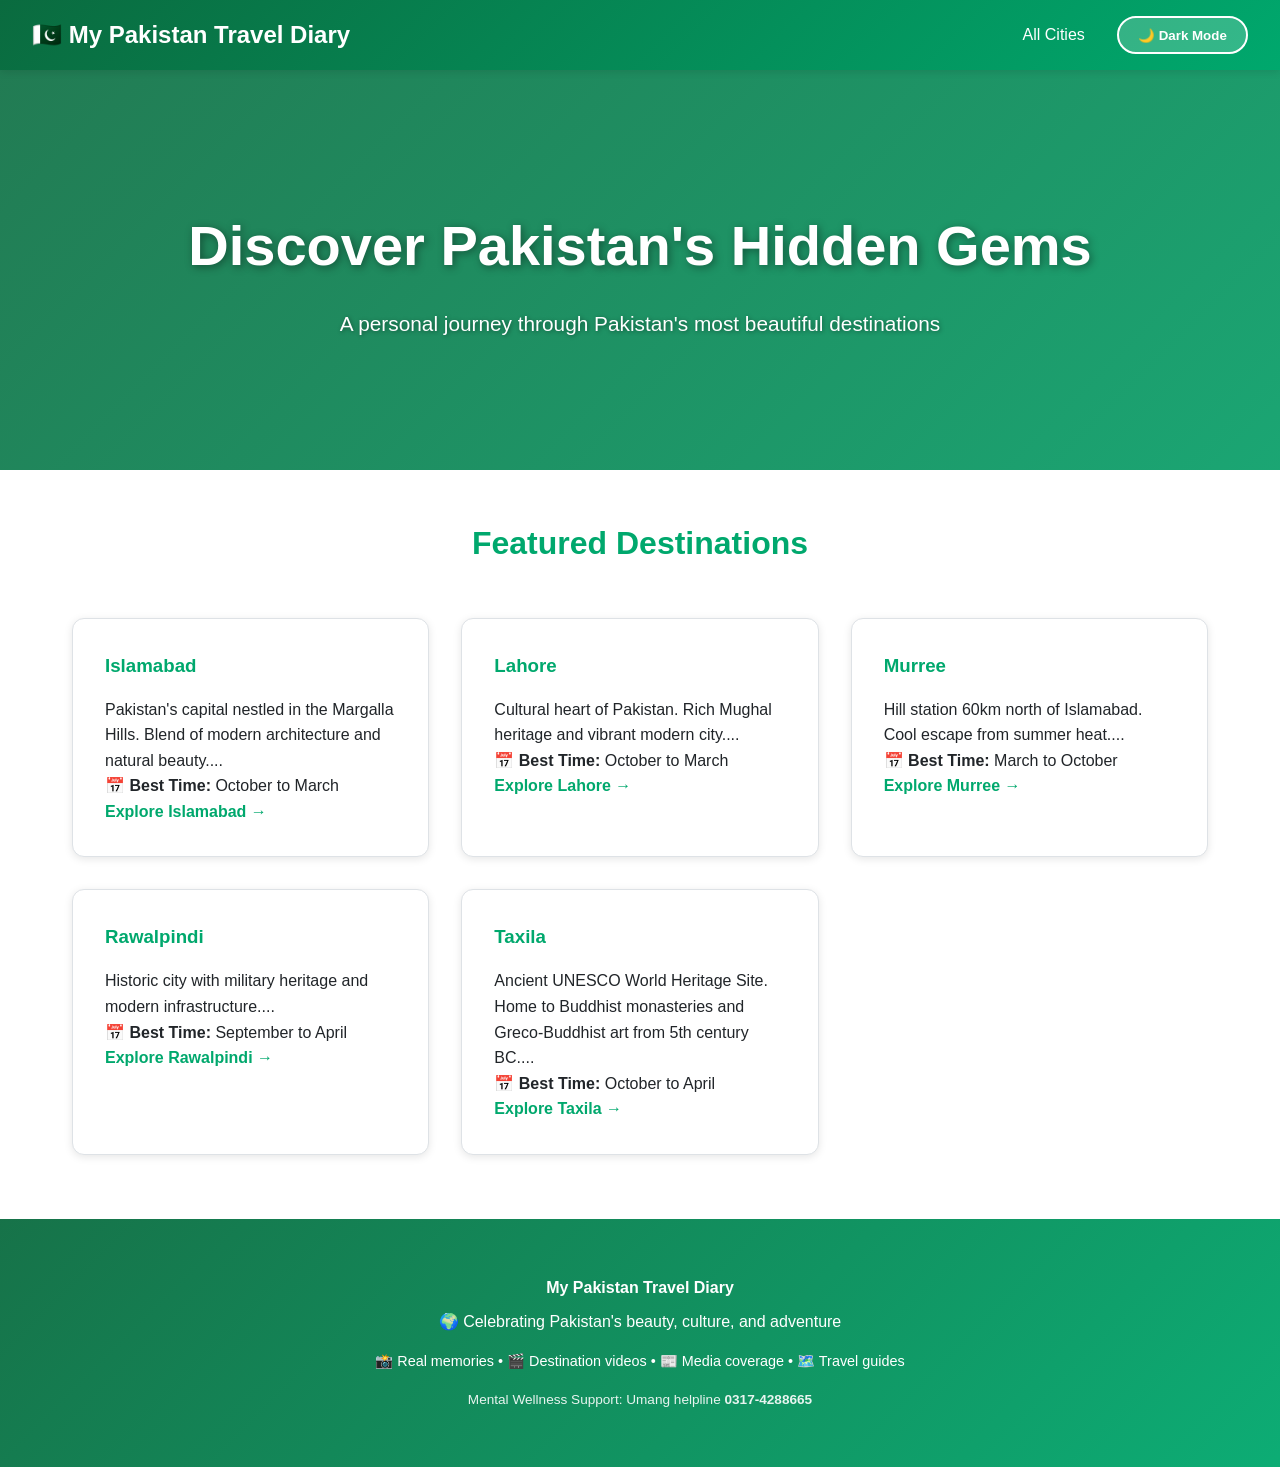
<file: export/index.html>
<!DOCTYPE html>
<html lang="en">
<head>
    <meta charset="UTF-8">
    <meta name="viewport" content="width=device-width, initial-scale=1.0">
    <title>My Pakistan Travel Diary - Explore Hidden Gems</title>
    <link rel="stylesheet" href="css/styles.css">
</head>
<body>
    <nav class="navbar">
        <a href="index.html" class="navbar-brand">🇵🇰 My Pakistan Travel Diary</a>
        <div class="navbar-nav">
            <a href="cities.html" class="nav-link">All Cities</a>
            <button class="theme-toggle" onclick="toggleTheme()">🌙 Dark Mode</button>
        </div>
    </nav>

    <section class="hero">
        <h1>Discover Pakistan's Hidden Gems</h1>
        <p>A personal journey through Pakistan's most beautiful destinations</p>
    </section>

    <section class="container">
        <h2 style="text-align: center; margin: 3rem 0; color: var(--color-primary-light); font-size: 2rem;">
            Featured Destinations
        </h2>
        <div class="grid">
            
            <div class="card">
                <h3>Islamabad</h3>
                <p>Pakistan's capital nestled in the Margalla Hills. Blend of modern architecture and natural beauty....</p>
                <p><strong>📅 Best Time:</strong> October to March</p>
                <a href="city-islamabad.html" style="color: var(--color-primary-light); text-decoration: none; font-weight: 600;">
                   Explore Islamabad →
                </a>
            </div>
            
            <div class="card">
                <h3>Lahore</h3>
                <p>Cultural heart of Pakistan. Rich Mughal heritage and vibrant modern city....</p>
                <p><strong>📅 Best Time:</strong> October to March</p>
                <a href="city-lahore.html" style="color: var(--color-primary-light); text-decoration: none; font-weight: 600;">
                   Explore Lahore →
                </a>
            </div>
            
            <div class="card">
                <h3>Murree</h3>
                <p>Hill station 60km north of Islamabad. Cool escape from summer heat....</p>
                <p><strong>📅 Best Time:</strong> March to October</p>
                <a href="city-murree.html" style="color: var(--color-primary-light); text-decoration: none; font-weight: 600;">
                   Explore Murree →
                </a>
            </div>
            
            <div class="card">
                <h3>Rawalpindi</h3>
                <p>Historic city with military heritage and modern infrastructure....</p>
                <p><strong>📅 Best Time:</strong> September to April</p>
                <a href="city-rawalpindi.html" style="color: var(--color-primary-light); text-decoration: none; font-weight: 600;">
                   Explore Rawalpindi →
                </a>
            </div>
            
            <div class="card">
                <h3>Taxila</h3>
                <p>Ancient UNESCO World Heritage Site. Home to Buddhist monasteries and Greco-Buddhist art from 5th century BC....</p>
                <p><strong>📅 Best Time:</strong> October to April</p>
                <a href="city-taxila.html" style="color: var(--color-primary-light); text-decoration: none; font-weight: 600;">
                   Explore Taxila →
                </a>
            </div>
            
        </div>
    </section>

    <footer>
        <p><strong>My Pakistan Travel Diary</strong></p>
        <p>🌍 Celebrating Pakistan's beauty, culture, and adventure</p>
        <p style="margin-top: 1rem; font-size: 0.9rem;">
            📸 Real memories • 🎬 Destination videos • 📰 Media coverage • 🗺️ Travel guides
        </p>
        <p style="margin-top: 1rem; color: rgba(255,255,255,0.9); font-size: 0.85rem;">
            Mental Wellness Support: Umang helpline <strong>0317-4288665</strong>
        </p>
    </footer>

    <script>
        function toggleTheme() {
            const body = document.body;
            const button = document.querySelector('.theme-toggle');
            
            if (body.classList.contains('dark-mode')) {
                body.classList.remove('dark-mode');
                button.textContent = '🌙 Dark Mode';
                localStorage.setItem('theme', 'light');
            } else {
                body.classList.add('dark-mode');
                button.textContent = '☀️ Light Mode';
                localStorage.setItem('theme', 'dark');
            }
        }
        
        if (localStorage.getItem('theme') === 'dark') {
            document.body.classList.add('dark-mode');
            document.querySelector('.theme-toggle').textContent = '☀️ Light Mode';
        }
    </script>
</body>
</html>
</file>
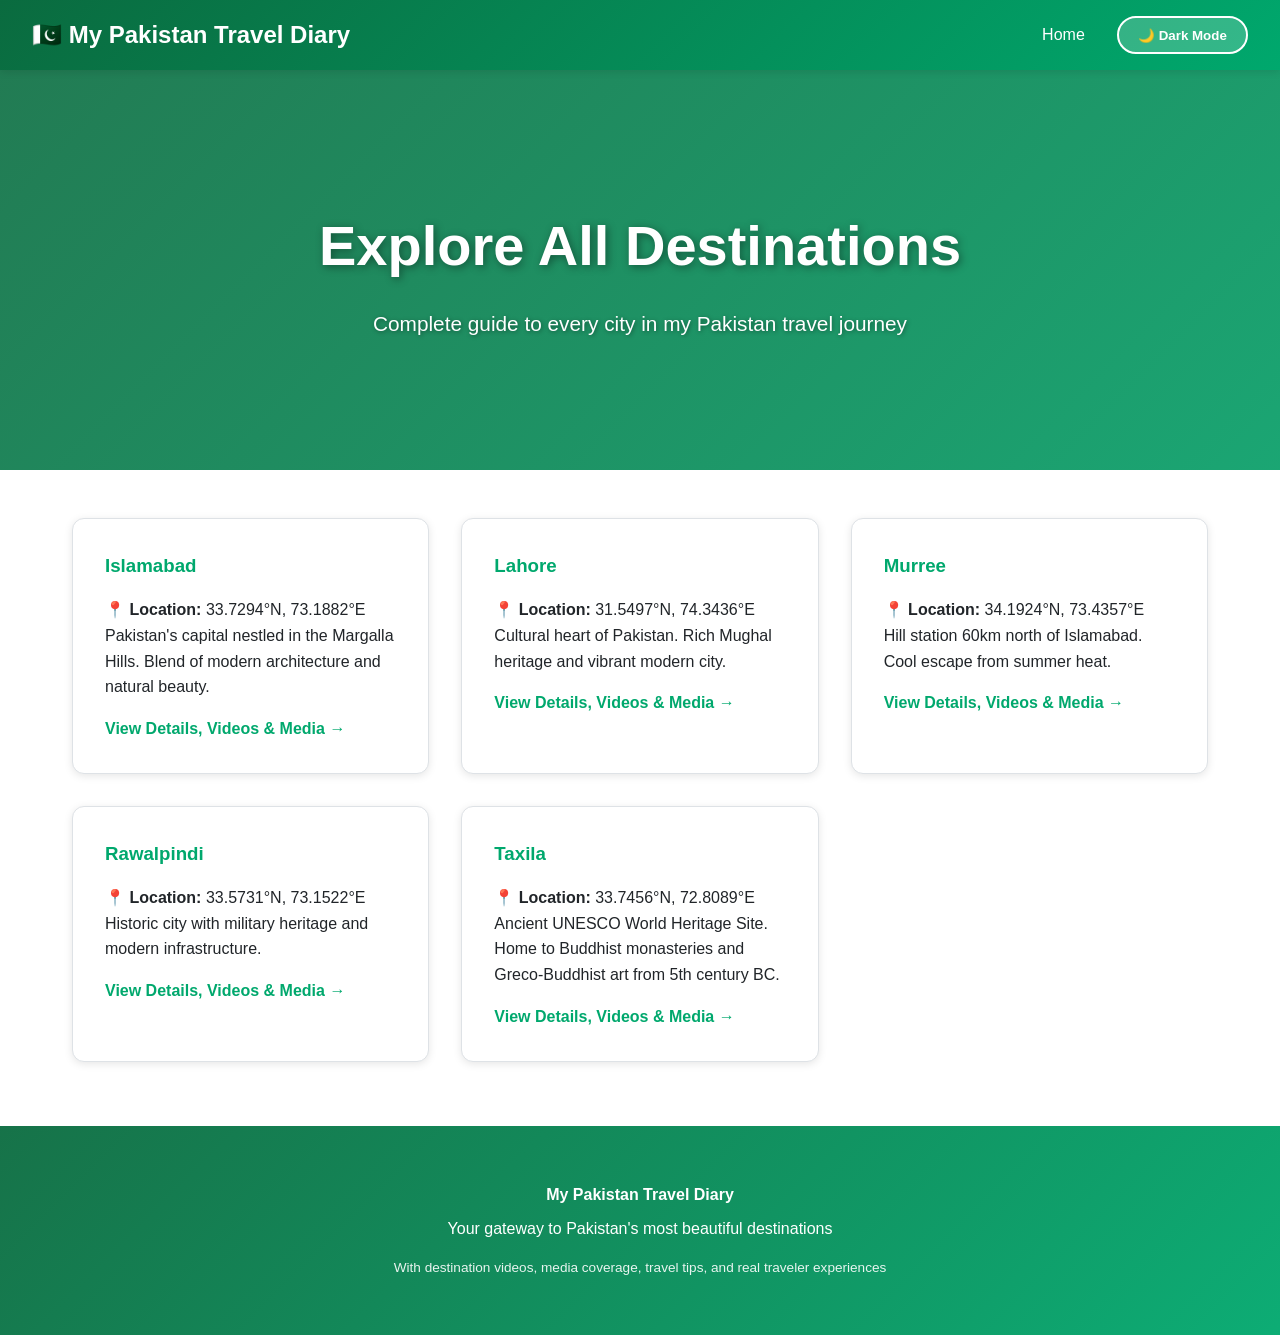
<file: export/cities.html>
<!DOCTYPE html>
<html lang="en">
<head>
    <meta charset="UTF-8">
    <meta name="viewport" content="width=device-width, initial-scale=1.0">
    <title>All Destinations - My Pakistan Travel Diary</title>
    <link rel="stylesheet" href="css/styles.css">
</head>
<body>
    <nav class="navbar">
        <a href="index.html" class="navbar-brand">🇵🇰 My Pakistan Travel Diary</a>
        <div class="navbar-nav">
            <a href="index.html" class="nav-link">Home</a>
            <button class="theme-toggle" onclick="toggleTheme()">🌙 Dark Mode</button>
        </div>
    </nav>

    <section class="hero">
        <h1>Explore All Destinations</h1>
        <p>Complete guide to every city in my Pakistan travel journey</p>
    </section>

    <section class="container">
        <div class="grid">
            
            <div class="card">
                <h3>Islamabad</h3>
                <p><strong>📍 Location:</strong> 33.7294°N, 73.1882°E</p>
                <p>Pakistan's capital nestled in the Margalla Hills. Blend of modern architecture and natural beauty.</p>
                <a href="city-islamabad.html" style="color: var(--color-primary-light); text-decoration: none; font-weight: 600; display: inline-block; margin-top: 1rem;">
                   View Details, Videos & Media →
                </a>
            </div>
            
            <div class="card">
                <h3>Lahore</h3>
                <p><strong>📍 Location:</strong> 31.5497°N, 74.3436°E</p>
                <p>Cultural heart of Pakistan. Rich Mughal heritage and vibrant modern city.</p>
                <a href="city-lahore.html" style="color: var(--color-primary-light); text-decoration: none; font-weight: 600; display: inline-block; margin-top: 1rem;">
                   View Details, Videos & Media →
                </a>
            </div>
            
            <div class="card">
                <h3>Murree</h3>
                <p><strong>📍 Location:</strong> 34.1924°N, 73.4357°E</p>
                <p>Hill station 60km north of Islamabad. Cool escape from summer heat.</p>
                <a href="city-murree.html" style="color: var(--color-primary-light); text-decoration: none; font-weight: 600; display: inline-block; margin-top: 1rem;">
                   View Details, Videos & Media →
                </a>
            </div>
            
            <div class="card">
                <h3>Rawalpindi</h3>
                <p><strong>📍 Location:</strong> 33.5731°N, 73.1522°E</p>
                <p>Historic city with military heritage and modern infrastructure.</p>
                <a href="city-rawalpindi.html" style="color: var(--color-primary-light); text-decoration: none; font-weight: 600; display: inline-block; margin-top: 1rem;">
                   View Details, Videos & Media →
                </a>
            </div>
            
            <div class="card">
                <h3>Taxila</h3>
                <p><strong>📍 Location:</strong> 33.7456°N, 72.8089°E</p>
                <p>Ancient UNESCO World Heritage Site. Home to Buddhist monasteries and Greco-Buddhist art from 5th century BC.</p>
                <a href="city-taxila.html" style="color: var(--color-primary-light); text-decoration: none; font-weight: 600; display: inline-block; margin-top: 1rem;">
                   View Details, Videos & Media →
                </a>
            </div>
            
        </div>
    </section>

    <footer>
        <p><strong>My Pakistan Travel Diary</strong></p>
        <p>Your gateway to Pakistan's most beautiful destinations</p>
        <p style="margin-top: 1rem; font-size: 0.85rem; color: rgba(255,255,255,0.9);">
            With destination videos, media coverage, travel tips, and real traveler experiences
        </p>
    </footer>

    <script>
        function toggleTheme() {
            const body = document.body;
            const button = document.querySelector('.theme-toggle');
            
            if (body.classList.contains('dark-mode')) {
                body.classList.remove('dark-mode');
                button.textContent = '🌙 Dark Mode';
                localStorage.setItem('theme', 'light');
            } else {
                body.classList.add('dark-mode');
                button.textContent = '☀️ Light Mode';
                localStorage.setItem('theme', 'dark');
            }
        }
        
        if (localStorage.getItem('theme') === 'dark') {
            document.body.classList.add('dark-mode');
            document.querySelector('.theme-toggle').textContent = '☀️ Light Mode';
        }
    </script>
</body>
</html>
</file>
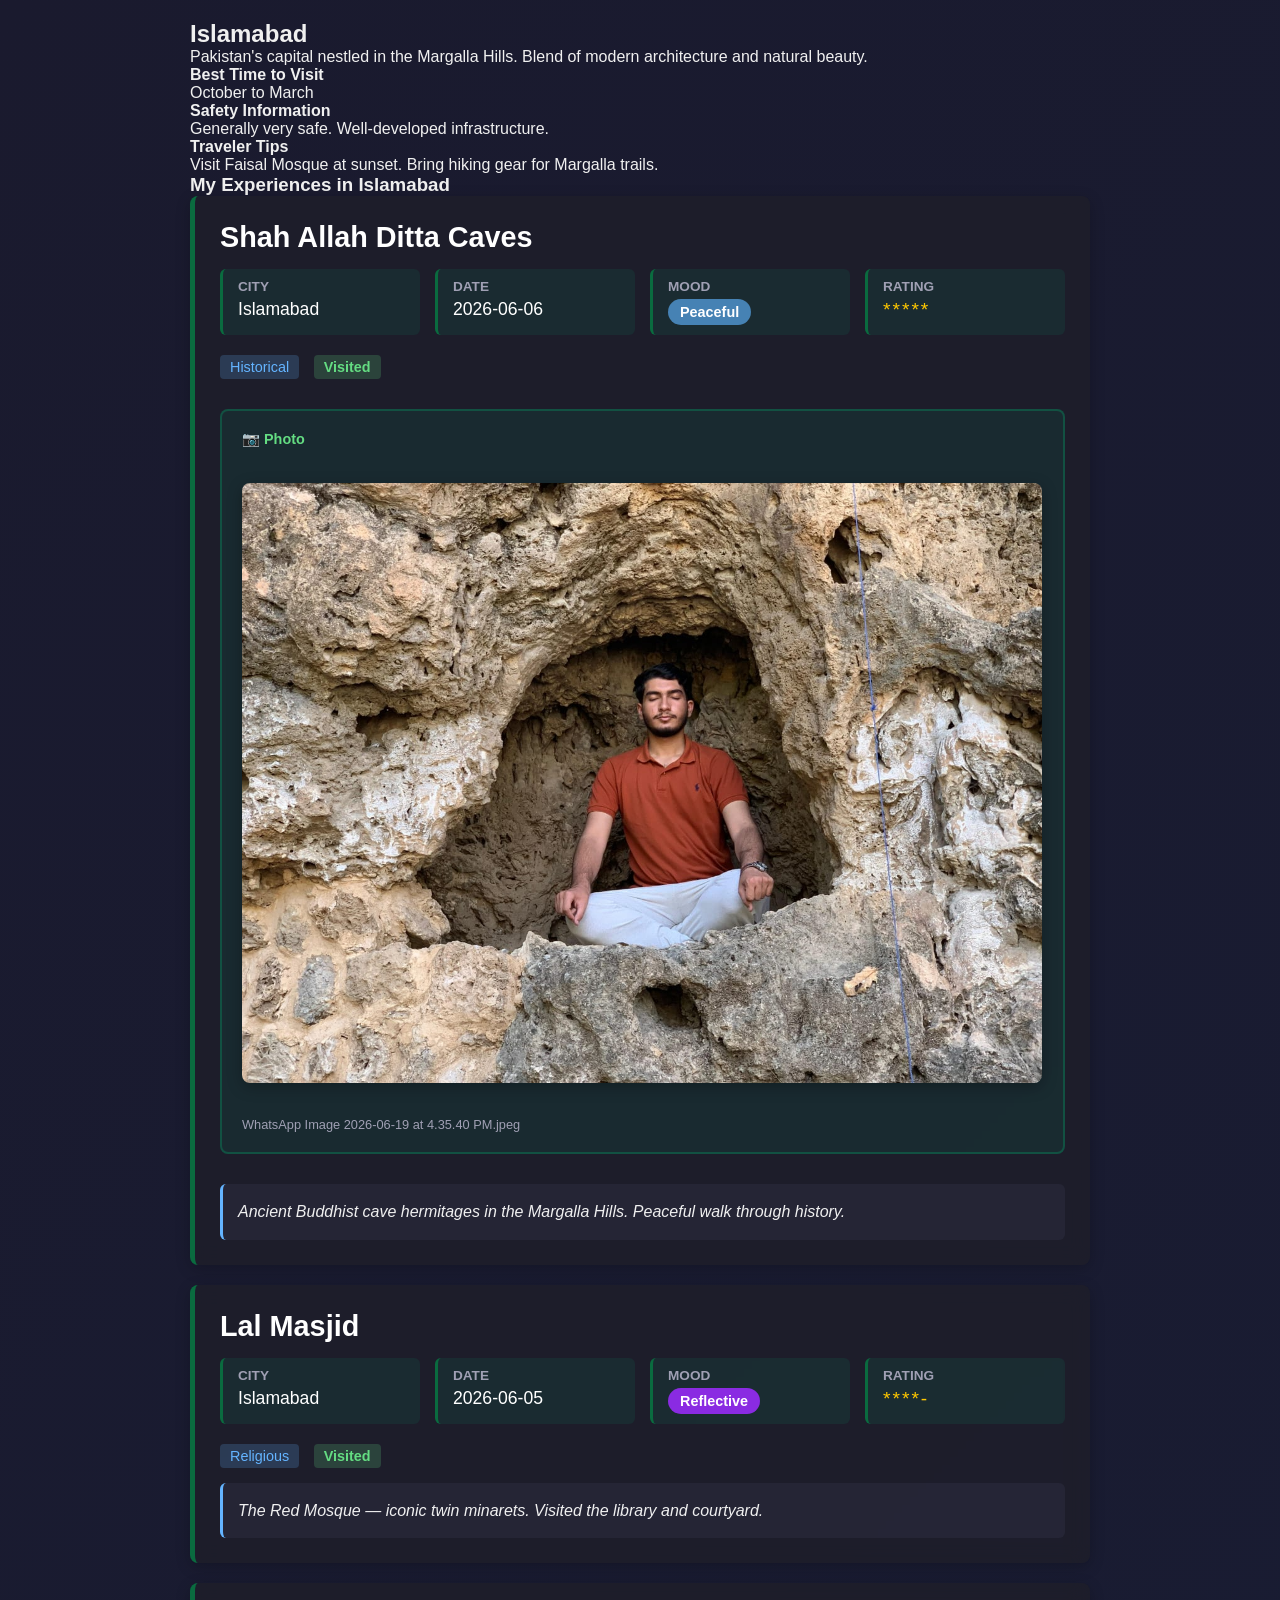
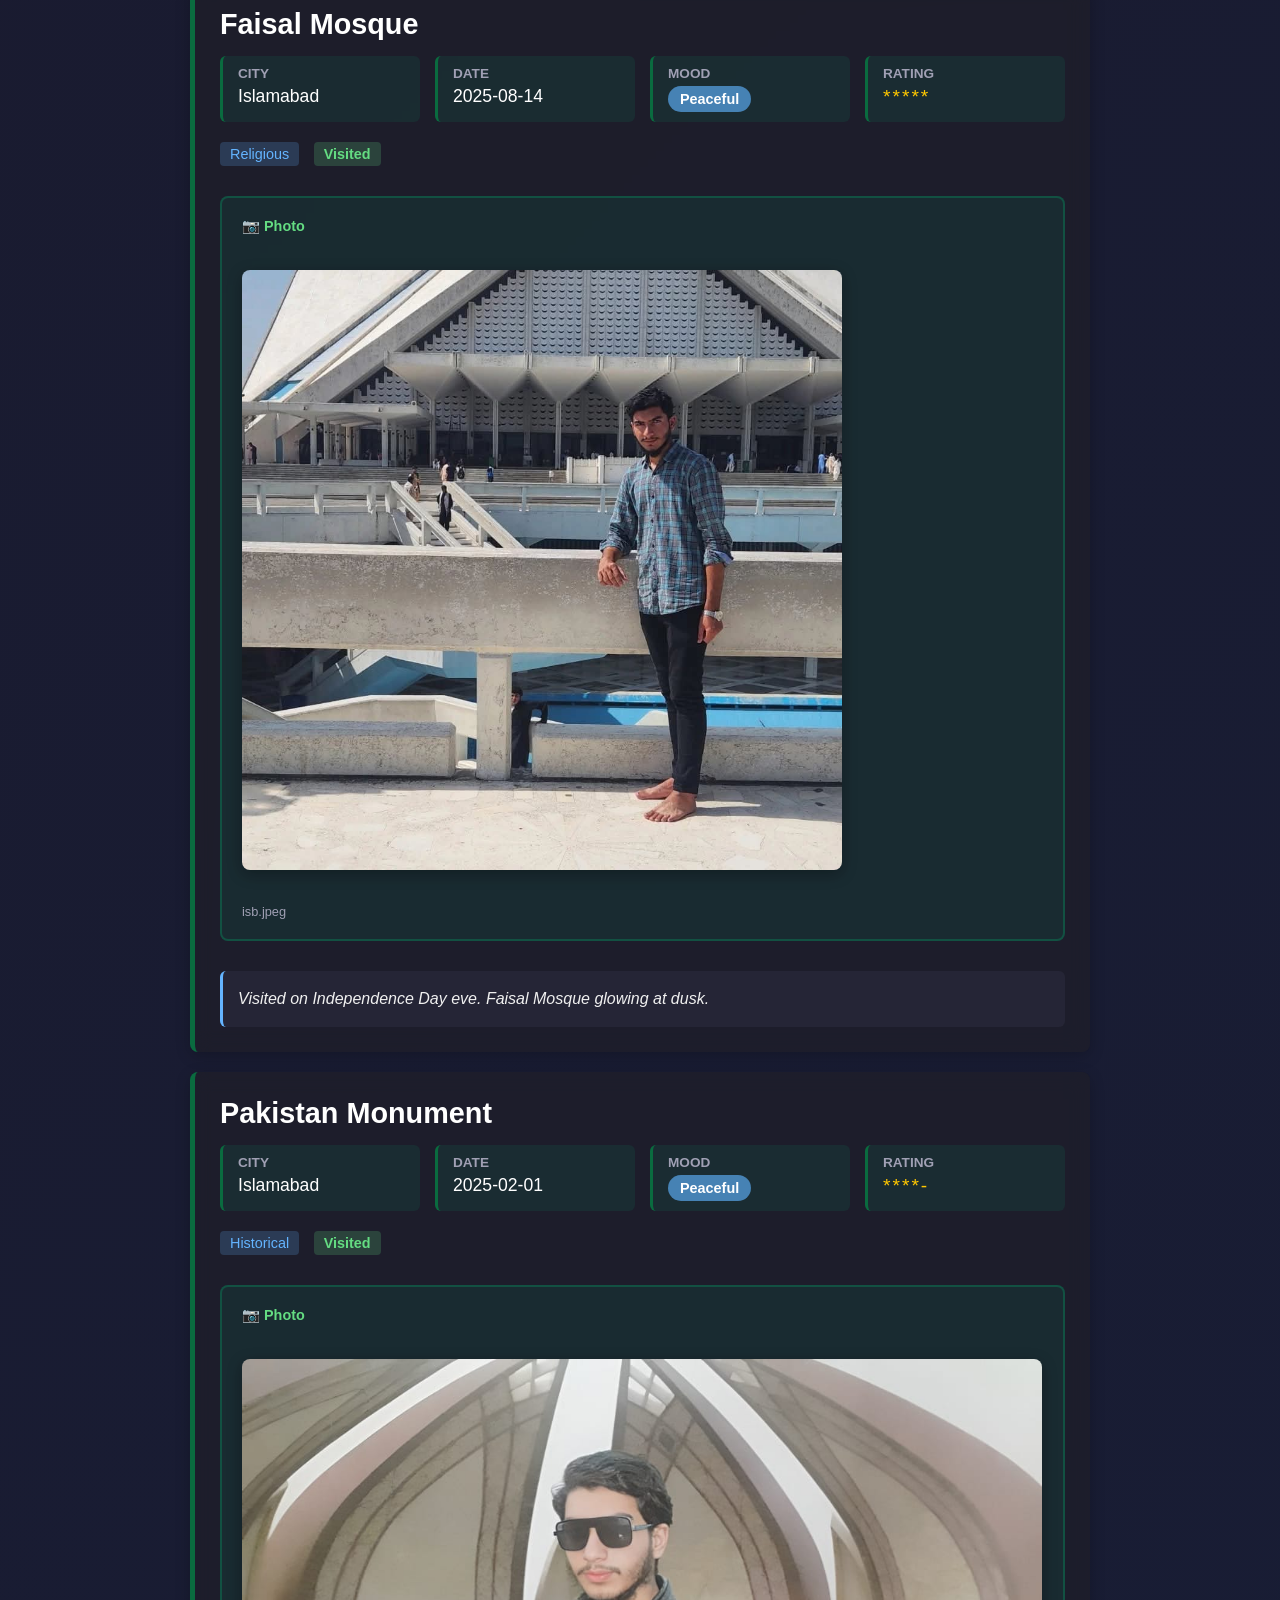
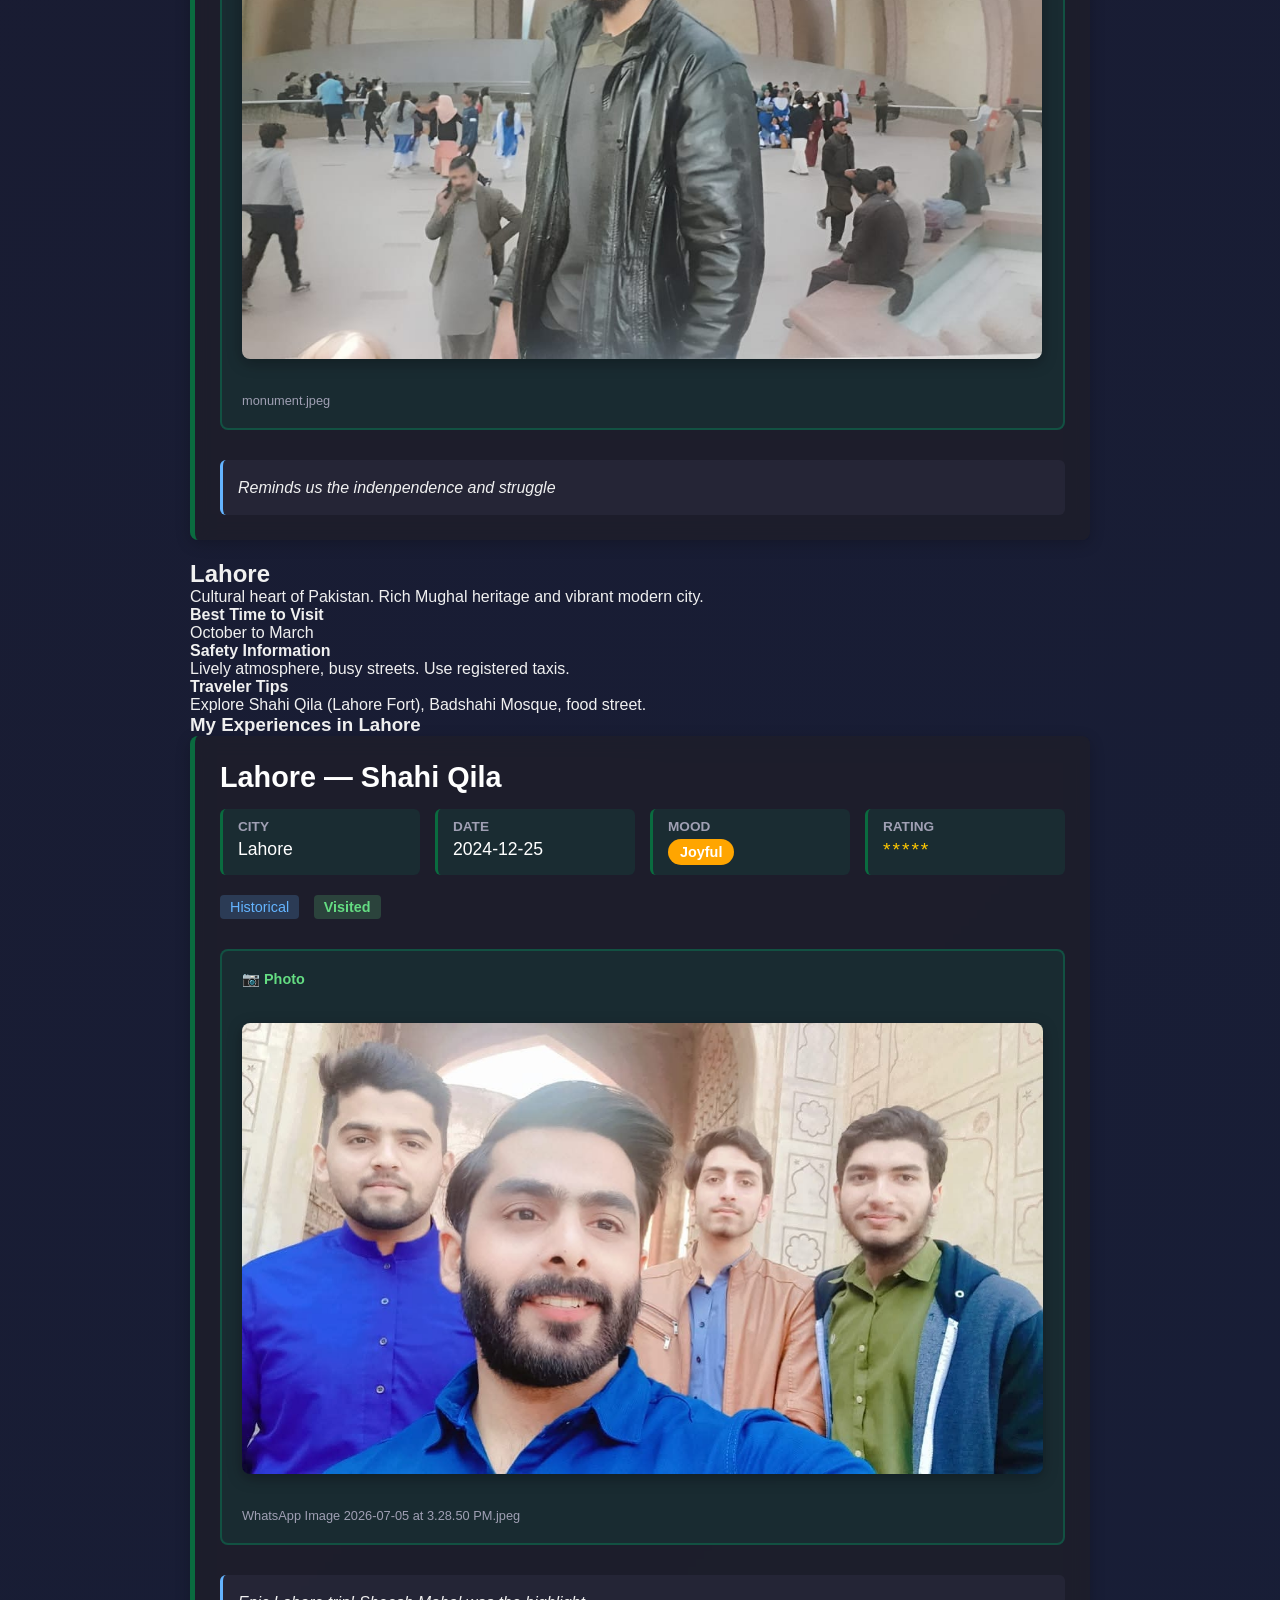
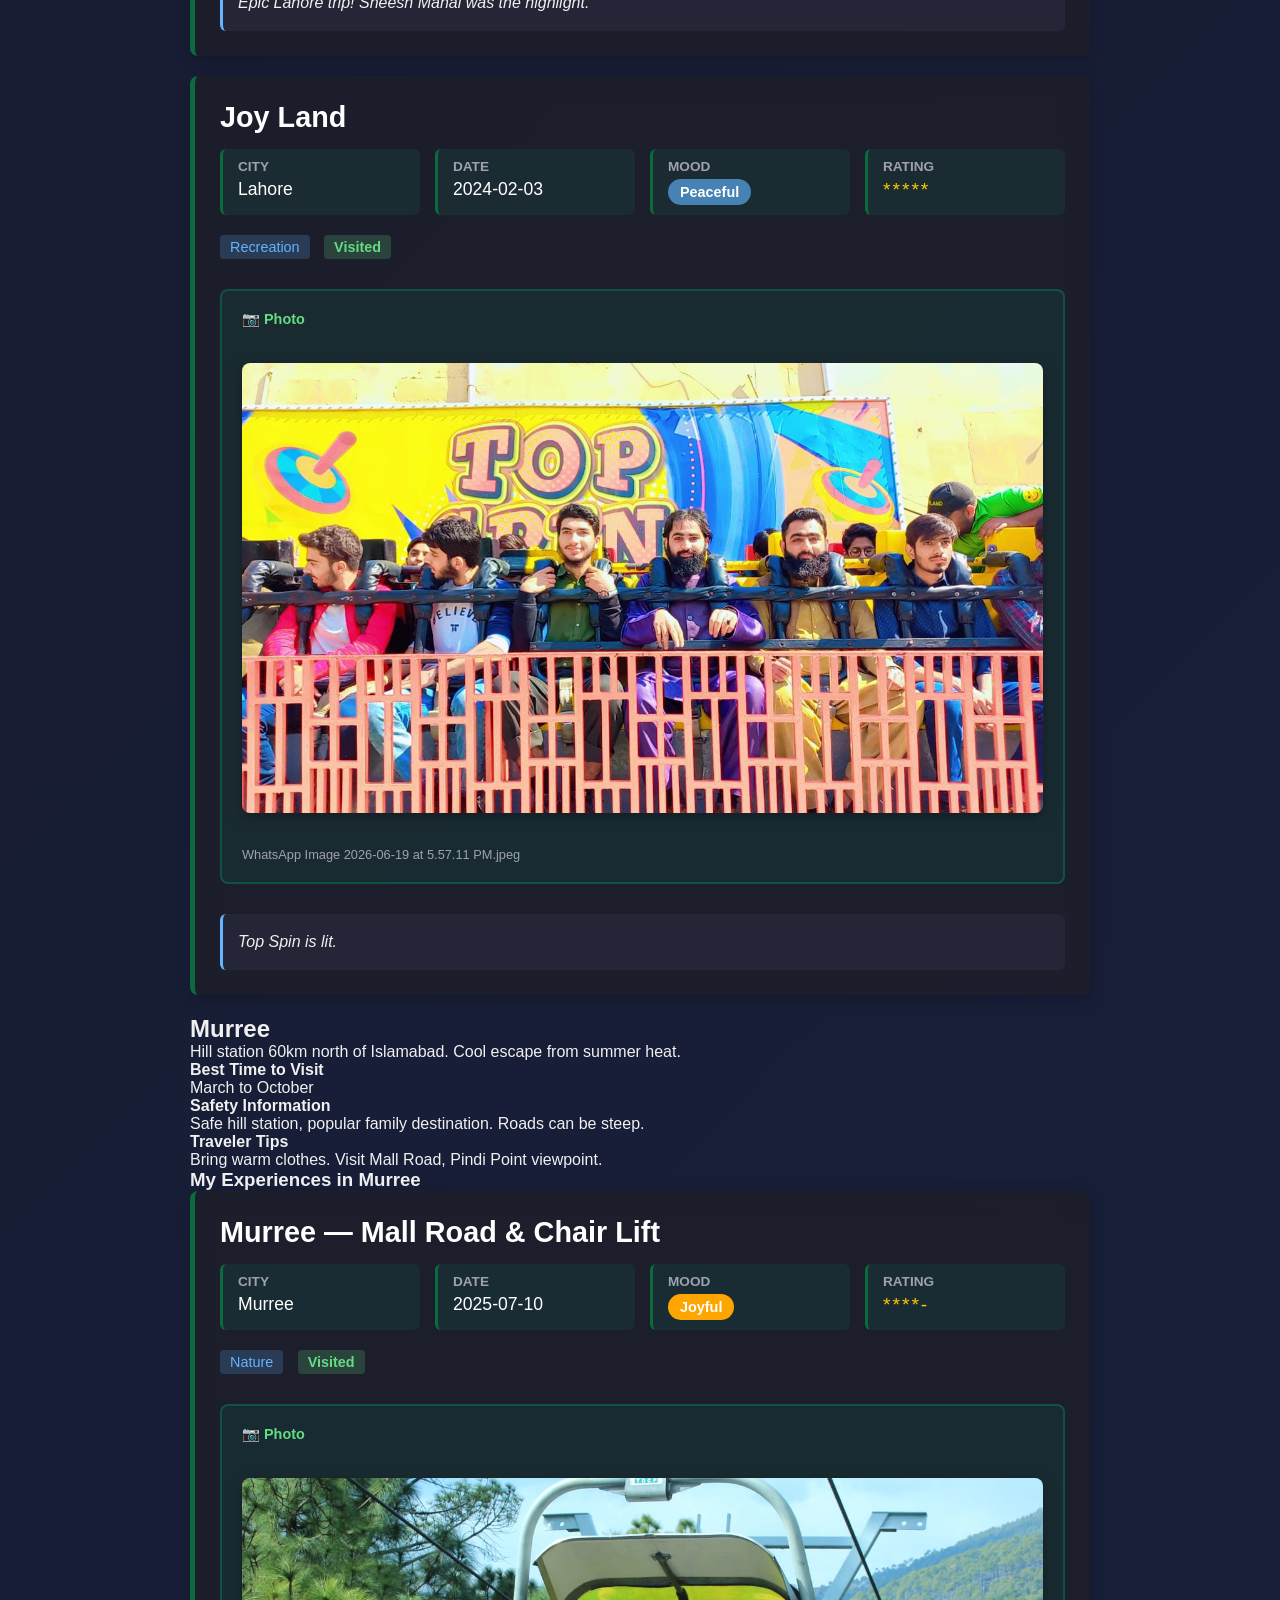
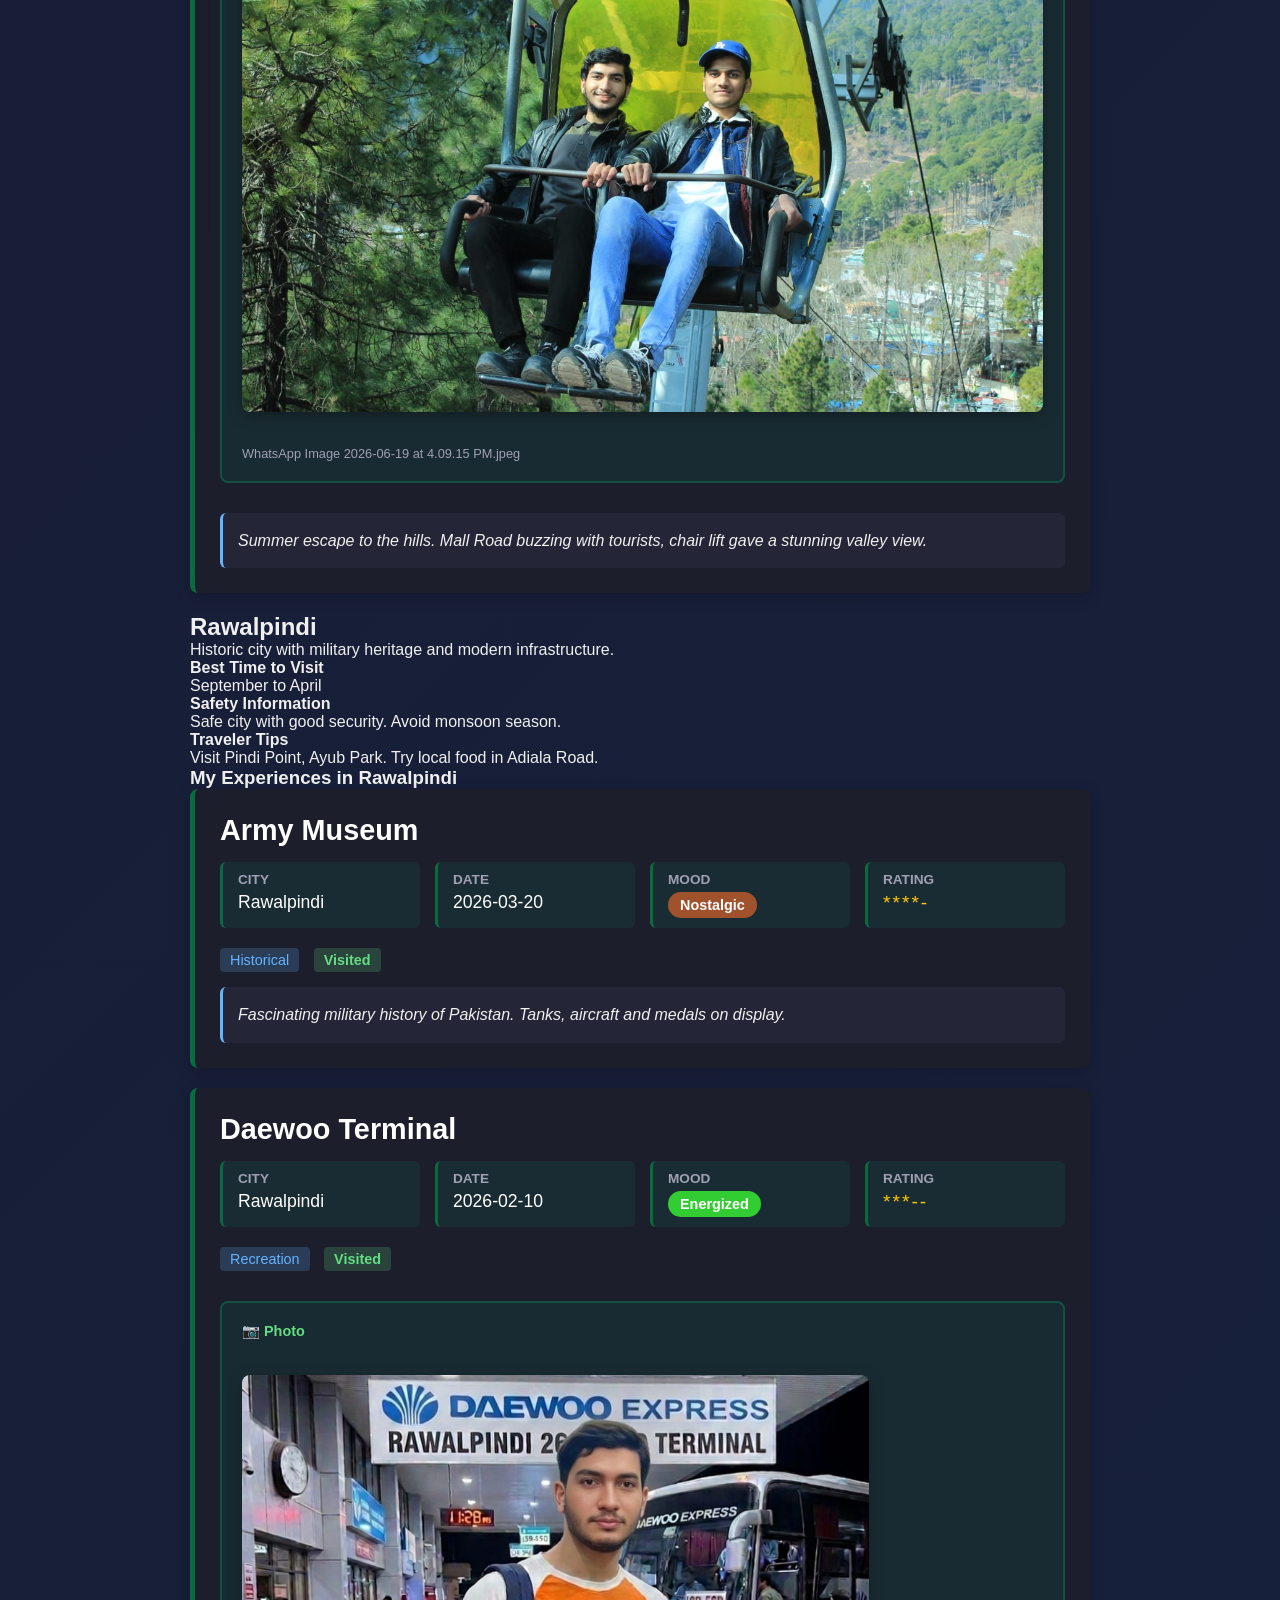
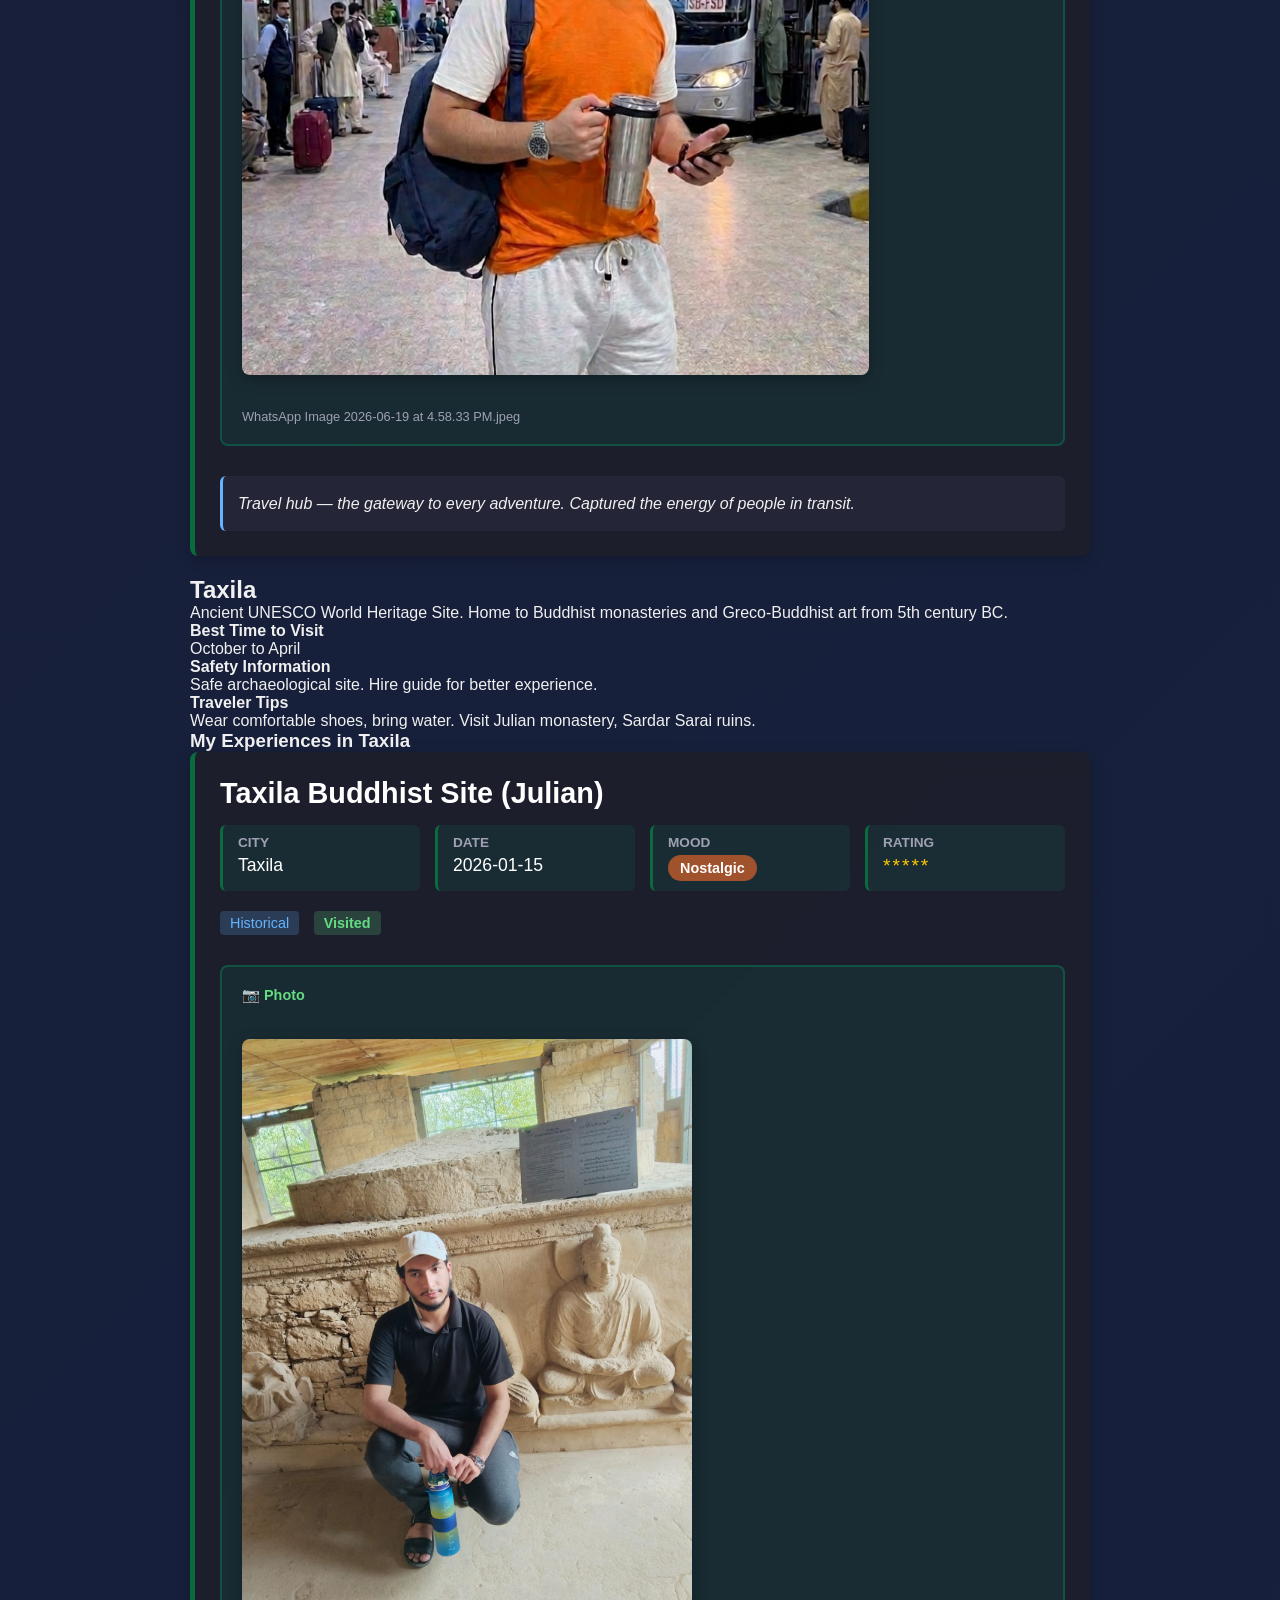
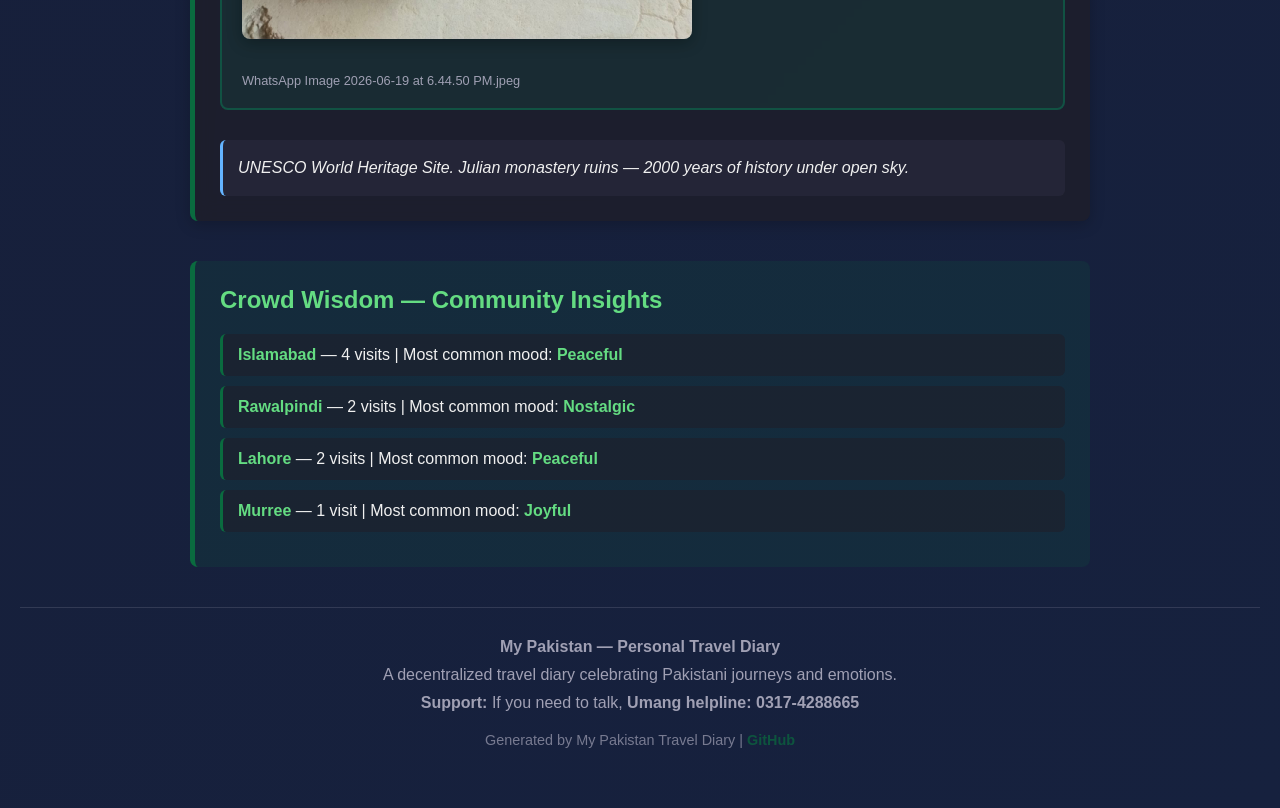
<file: export/travel_report.html>
<!DOCTYPE html>
<html lang="en">
<head>
    <meta charset="UTF-8">
    <meta name="viewport" content="width=device-width, initial-scale=1.0">
    <title>My Pakistan — Travel Diary</title>
    <style>
        * {
            margin: 0;
            padding: 0;
            box-sizing: border-box;
        }

        body {
            font-family: 'Segoe UI', Tahoma, Geneva, Verdana, sans-serif;
            background: linear-gradient(135deg, #1a1a2e 0%, #16213e 100%);
            color: #f0f0f0;
            padding: 20px;
            min-height: 100vh;
        }

        .container {
            max-width: 900px;
            margin: 0 auto;
        }

        header {
            background: linear-gradient(135deg, #0a6b3f 0%, #00a86d 100%);
            padding: 40px 20px;
            border-radius: 12px;
            text-align: center;
            margin-bottom: 40px;
            box-shadow: 0 10px 30px rgba(0, 0, 0, 0.3);
        }

        header h1 {
            font-size: 2.5em;
            margin-bottom: 10px;
            text-shadow: 2px 2px 4px rgba(0, 0, 0, 0.3);
        }

        header p {
            font-size: 1.1em;
            opacity: 0.9;
        }

        .entry {
            background: rgba(30, 30, 42, 0.8);
            border-left: 5px solid #0a6b3f;
            padding: 25px;
            margin-bottom: 20px;
            border-radius: 8px;
            backdrop-filter: blur(10px);
            box-shadow: 0 4px 15px rgba(0, 0, 0, 0.2);
            transition: transform 0.2s, box-shadow 0.2s;
        }

        .entry:hover {
            transform: translateY(-2px);
            box-shadow: 0 6px 20px rgba(0, 0, 0, 0.3);
        }

        .entry h2 {
            font-size: 1.8em;
            margin-bottom: 15px;
            color: #fff;
        }

        .entry-meta {
            display: grid;
            grid-template-columns: repeat(auto-fit, minmax(200px, 1fr));
            gap: 15px;
            margin-bottom: 20px;
        }

        .meta-item {
            background: rgba(0, 168, 107, 0.1);
            padding: 10px 15px;
            border-radius: 6px;
            border-left: 3px solid #0a6b3f;
        }

        .meta-label {
            font-size: 0.85em;
            color: #a0a0b4;
            text-transform: uppercase;
            font-weight: 600;
            margin-bottom: 5px;
        }

        .meta-value {
            font-size: 1.1em;
            color: #fff;
        }

        .mood-badge {
            display: inline-block;
            padding: 5px 12px;
            border-radius: 20px;
            font-weight: 600;
            font-size: 0.9em;
            color: white;
        }

        .rating {
            font-size: 1.2em;
            color: #ffc800;
            letter-spacing: 2px;
        }

        .category {
            display: inline-block;
            background: rgba(100, 180, 255, 0.2);
            color: #64b4ff;
            padding: 4px 10px;
            border-radius: 4px;
            font-size: 0.9em;
            margin-right: 10px;
        }

        .status {
            display: inline-block;
            padding: 4px 10px;
            border-radius: 4px;
            font-size: 0.9em;
            font-weight: 600;
        }

        .status.visited {
            background: rgba(100, 220, 130, 0.2);
            color: #64dc82;
        }

        .status.planned {
            background: rgba(255, 180, 50, 0.2);
            color: #ffb432;
        }

        .description {
            background: rgba(50, 50, 70, 0.4);
            padding: 15px;
            border-radius: 6px;
            margin-top: 15px;
            line-height: 1.6;
            font-style: italic;
            border-left: 3px solid #64b4ff;
        }
        img {
            max-width: 100%;
            height: auto;
            border-radius: 8px;
            box-shadow: 0 4px 15px rgba(0, 0, 0, 0.3);
        }

        article img {
            margin: 20px 0;
        }

        .crowd-section {
            background: rgba(10, 107, 63, 0.15);
            border-left: 5px solid #0a6b3f;
            padding: 25px;
            margin: 40px 0;
            border-radius: 8px;
        }

        .crowd-section h3 {
            font-size: 1.5em;
            margin-bottom: 20px;
            color: #64dc82;
        }

        .crowd-item {
            background: rgba(30, 30, 42, 0.6);
            padding: 12px 15px;
            margin-bottom: 10px;
            border-radius: 6px;
            border-left: 3px solid #0a6b3f;
        }

        .crowd-item strong {
            color: #64dc82;
        }

        footer {
            text-align: center;
            padding: 30px;
            color: #a0a0b4;
            border-top: 1px solid rgba(160, 160, 180, 0.2);
            margin-top: 40px;
        }

        footer p {
            margin-bottom: 10px;
        }

        footer a {
            color: #0a6b3f;
            text-decoration: none;
            font-weight: 600;
        }

        footer a:hover {
            text-decoration: underline;
        }

        @media (max-width: 600px) {
            header h1 {
                font-size: 1.8em;
            }

            .entry-meta {
                grid-template-columns: 1fr;
            }

            body {
                padding: 10px;
            }
            .city-section {
            margin: 60px 0;
            padding: 40px;
            background: linear-gradient(135deg, rgba(10, 107, 63, 0.1) 0%, rgba(20, 60, 80, 0.1) 100%);
            border-radius: 12px;
            border-left: 5px solid #0a6b3f;
        }

        .city-header {
            margin-bottom: 30px;
        }

        .city-header h2 {
            font-size: 2.5em;
            color: #00a86d;
            margin-bottom: 10px;
        }

        .city-description {
            font-size: 1.1em;
            color: #c0c0d0;
            line-height: 1.6;
        }

        .city-info {
            display: grid;
            grid-template-columns: repeat(auto-fit, minmax(250px, 1fr));
            gap: 20px;
            margin-bottom: 40px;
        }

        .info-box {
            background: rgba(30, 30, 42, 0.8);
            padding: 20px;
            border-radius: 8px;
            border-left: 3px solid #0a6b3f;
        }

        .info-box h4 {
            color: #64dc82;
            margin-bottom: 10px;
            font-size: 1.1em;
        }

        .info-box p {
            color: #a0a0b4;
            line-height: 1.6;
        }

        .city-entries {
            margin-top: 40px;
        }

        .city-entries h3 {
            color: #64b4ff;
            margin-bottom: 20px;
            font-size: 1.5em;
        }    
        }
    </style>
</head>
<body>
    <div class="container">
        <section class="city-section">
            <div class="city-header">
                <h2>Islamabad</h2>
                <p class="city-description">Pakistan&#39;s capital nestled in the Margalla Hills. Blend of modern architecture and natural beauty.</p>
            </div>
            
            <div class="city-info">
                <div class="info-box">
                    <h4>Best Time to Visit</h4>
                    <p>October to March</p>
                </div>
                
                <div class="info-box">
                    <h4>Safety Information</h4>
                    <p>Generally very safe. Well-developed infrastructure.</p>
                </div>
                
                <div class="info-box">
                    <h4>Traveler Tips</h4>
                    <p>Visit Faisal Mosque at sunset. Bring hiking gear for Margalla trails.</p>
                </div>
            </div>
            
            <div class="city-entries">
                <h3>My Experiences in Islamabad</h3>
        <article class="entry">
            <h2>Shah Allah Ditta Caves</h2>
            
            <div class="entry-meta">
                <div class="meta-item">
                    <div class="meta-label">City</div>
                    <div class="meta-value">Islamabad</div>
                </div>
                
                <div class="meta-item">
                    <div class="meta-label">Date</div>
                    <div class="meta-value">2026-06-06</div>
                </div>
                
                <div class="meta-item">
                    <div class="meta-label">Mood</div>
                    <div class="mood-badge" style="background-color: #4682b4;">Peaceful</div>
                </div>
                
                <div class="meta-item">
                    <div class="meta-label">Rating</div>
                    <div class="rating">*****</div>
                </div>
            </div>
            
            <div style="margin-bottom: 15px;">
                <span class="category">Historical</span>
                <span class="status visited">Visited</span>
            </div>
            <div style="margin: 30px 0; padding: 20px; background: rgba(0, 168, 107, 0.1); border-radius: 8px; border: 2px solid rgba(0,168,107,0.3);">
                <p style="font-size: 0.9em; color: #64dc82; margin-bottom: 15px;">
                    <strong>📷 Photo</strong>
                </p>
                <img src="WhatsApp Image 2026-06-19 at 4.35.40 PM.jpeg" 
                     alt="Photo of Shah Allah Ditta Caves"
                     style="max-width: 100%; max-height: 600px; border-radius: 8px; box-shadow: 0 4px 15px rgba(0,0,0,0.3);">
                <p style="font-size: 0.8em; color: #a0a0b4; margin-top: 10px;">
                    WhatsApp Image 2026-06-19 at 4.35.40 PM.jpeg
                </p>
            </div>
            <div class="description">
                Ancient Buddhist cave hermitages in the Margalla Hills. Peaceful walk through history.
            </div>
        </article>
        <article class="entry">
            <h2>Lal Masjid</h2>
            
            <div class="entry-meta">
                <div class="meta-item">
                    <div class="meta-label">City</div>
                    <div class="meta-value">Islamabad</div>
                </div>
                
                <div class="meta-item">
                    <div class="meta-label">Date</div>
                    <div class="meta-value">2026-06-05</div>
                </div>
                
                <div class="meta-item">
                    <div class="meta-label">Mood</div>
                    <div class="mood-badge" style="background-color: #8a2be2;">Reflective</div>
                </div>
                
                <div class="meta-item">
                    <div class="meta-label">Rating</div>
                    <div class="rating">****-</div>
                </div>
            </div>
            
            <div style="margin-bottom: 15px;">
                <span class="category">Religious</span>
                <span class="status visited">Visited</span>
            </div>
            <div class="description">
                The Red Mosque — iconic twin minarets. Visited the library and courtyard.
            </div>
        </article>
        <article class="entry">
            <h2>Faisal Mosque</h2>
            
            <div class="entry-meta">
                <div class="meta-item">
                    <div class="meta-label">City</div>
                    <div class="meta-value">Islamabad</div>
                </div>
                
                <div class="meta-item">
                    <div class="meta-label">Date</div>
                    <div class="meta-value">2025-08-14</div>
                </div>
                
                <div class="meta-item">
                    <div class="meta-label">Mood</div>
                    <div class="mood-badge" style="background-color: #4682b4;">Peaceful</div>
                </div>
                
                <div class="meta-item">
                    <div class="meta-label">Rating</div>
                    <div class="rating">*****</div>
                </div>
            </div>
            
            <div style="margin-bottom: 15px;">
                <span class="category">Religious</span>
                <span class="status visited">Visited</span>
            </div>
            <div style="margin: 30px 0; padding: 20px; background: rgba(0, 168, 107, 0.1); border-radius: 8px; border: 2px solid rgba(0,168,107,0.3);">
                <p style="font-size: 0.9em; color: #64dc82; margin-bottom: 15px;">
                    <strong>📷 Photo</strong>
                </p>
                <img src="isb.jpeg" 
                     alt="Photo of Faisal Mosque"
                     style="max-width: 100%; max-height: 600px; border-radius: 8px; box-shadow: 0 4px 15px rgba(0,0,0,0.3);">
                <p style="font-size: 0.8em; color: #a0a0b4; margin-top: 10px;">
                    isb.jpeg
                </p>
            </div>
            <div class="description">
                Visited on Independence Day eve. Faisal Mosque glowing at dusk.
            </div>
        </article>
        <article class="entry">
            <h2>Pakistan Monument</h2>
            
            <div class="entry-meta">
                <div class="meta-item">
                    <div class="meta-label">City</div>
                    <div class="meta-value">Islamabad</div>
                </div>
                
                <div class="meta-item">
                    <div class="meta-label">Date</div>
                    <div class="meta-value">2025-02-01</div>
                </div>
                
                <div class="meta-item">
                    <div class="meta-label">Mood</div>
                    <div class="mood-badge" style="background-color: #4682b4;">Peaceful</div>
                </div>
                
                <div class="meta-item">
                    <div class="meta-label">Rating</div>
                    <div class="rating">****-</div>
                </div>
            </div>
            
            <div style="margin-bottom: 15px;">
                <span class="category">Historical</span>
                <span class="status visited">Visited</span>
            </div>
            <div style="margin: 30px 0; padding: 20px; background: rgba(0, 168, 107, 0.1); border-radius: 8px; border: 2px solid rgba(0,168,107,0.3);">
                <p style="font-size: 0.9em; color: #64dc82; margin-bottom: 15px;">
                    <strong>📷 Photo</strong>
                </p>
                <img src="monument.jpeg" 
                     alt="Photo of Pakistan Monument"
                     style="max-width: 100%; max-height: 600px; border-radius: 8px; box-shadow: 0 4px 15px rgba(0,0,0,0.3);">
                <p style="font-size: 0.8em; color: #a0a0b4; margin-top: 10px;">
                    monument.jpeg
                </p>
            </div>
            <div class="description">
                Reminds us the indenpendence and struggle
            </div>
        </article>
            </div>
        </section>
        <section class="city-section">
            <div class="city-header">
                <h2>Lahore</h2>
                <p class="city-description">Cultural heart of Pakistan. Rich Mughal heritage and vibrant modern city.</p>
            </div>
            
            <div class="city-info">
                <div class="info-box">
                    <h4>Best Time to Visit</h4>
                    <p>October to March</p>
                </div>
                
                <div class="info-box">
                    <h4>Safety Information</h4>
                    <p>Lively atmosphere, busy streets. Use registered taxis.</p>
                </div>
                
                <div class="info-box">
                    <h4>Traveler Tips</h4>
                    <p>Explore Shahi Qila (Lahore Fort), Badshahi Mosque, food street.</p>
                </div>
            </div>
            
            <div class="city-entries">
                <h3>My Experiences in Lahore</h3>
        <article class="entry">
            <h2>Lahore — Shahi Qila</h2>
            
            <div class="entry-meta">
                <div class="meta-item">
                    <div class="meta-label">City</div>
                    <div class="meta-value">Lahore</div>
                </div>
                
                <div class="meta-item">
                    <div class="meta-label">Date</div>
                    <div class="meta-value">2024-12-25</div>
                </div>
                
                <div class="meta-item">
                    <div class="meta-label">Mood</div>
                    <div class="mood-badge" style="background-color: #ffa500;">Joyful</div>
                </div>
                
                <div class="meta-item">
                    <div class="meta-label">Rating</div>
                    <div class="rating">*****</div>
                </div>
            </div>
            
            <div style="margin-bottom: 15px;">
                <span class="category">Historical</span>
                <span class="status visited">Visited</span>
            </div>
            <div style="margin: 30px 0; padding: 20px; background: rgba(0, 168, 107, 0.1); border-radius: 8px; border: 2px solid rgba(0,168,107,0.3);">
                <p style="font-size: 0.9em; color: #64dc82; margin-bottom: 15px;">
                    <strong>📷 Photo</strong>
                </p>
                <img src="WhatsApp Image 2026-07-05 at 3.28.50 PM.jpeg" 
                     alt="Photo of Lahore — Shahi Qila"
                     style="max-width: 100%; max-height: 600px; border-radius: 8px; box-shadow: 0 4px 15px rgba(0,0,0,0.3);">
                <p style="font-size: 0.8em; color: #a0a0b4; margin-top: 10px;">
                    WhatsApp Image 2026-07-05 at 3.28.50 PM.jpeg
                </p>
            </div>
            <div class="description">
                Epic Lahore trip! Sheesh Mahal was the highlight.
            </div>
        </article>
        <article class="entry">
            <h2>Joy Land</h2>
            
            <div class="entry-meta">
                <div class="meta-item">
                    <div class="meta-label">City</div>
                    <div class="meta-value">Lahore</div>
                </div>
                
                <div class="meta-item">
                    <div class="meta-label">Date</div>
                    <div class="meta-value">2024-02-03</div>
                </div>
                
                <div class="meta-item">
                    <div class="meta-label">Mood</div>
                    <div class="mood-badge" style="background-color: #4682b4;">Peaceful</div>
                </div>
                
                <div class="meta-item">
                    <div class="meta-label">Rating</div>
                    <div class="rating">*****</div>
                </div>
            </div>
            
            <div style="margin-bottom: 15px;">
                <span class="category">Recreation</span>
                <span class="status visited">Visited</span>
            </div>
            <div style="margin: 30px 0; padding: 20px; background: rgba(0, 168, 107, 0.1); border-radius: 8px; border: 2px solid rgba(0,168,107,0.3);">
                <p style="font-size: 0.9em; color: #64dc82; margin-bottom: 15px;">
                    <strong>📷 Photo</strong>
                </p>
                <img src="WhatsApp Image 2026-06-19 at 5.57.11 PM.jpeg" 
                     alt="Photo of Joy Land"
                     style="max-width: 100%; max-height: 600px; border-radius: 8px; box-shadow: 0 4px 15px rgba(0,0,0,0.3);">
                <p style="font-size: 0.8em; color: #a0a0b4; margin-top: 10px;">
                    WhatsApp Image 2026-06-19 at 5.57.11 PM.jpeg
                </p>
            </div>
            <div class="description">
                Top Spin is lit.
            </div>
        </article>
            </div>
        </section>
        <section class="city-section">
            <div class="city-header">
                <h2>Murree</h2>
                <p class="city-description">Hill station 60km north of Islamabad. Cool escape from summer heat.</p>
            </div>
            
            <div class="city-info">
                <div class="info-box">
                    <h4>Best Time to Visit</h4>
                    <p>March to October</p>
                </div>
                
                <div class="info-box">
                    <h4>Safety Information</h4>
                    <p>Safe hill station, popular family destination. Roads can be steep.</p>
                </div>
                
                <div class="info-box">
                    <h4>Traveler Tips</h4>
                    <p>Bring warm clothes. Visit Mall Road, Pindi Point viewpoint.</p>
                </div>
            </div>
            
            <div class="city-entries">
                <h3>My Experiences in Murree</h3>
        <article class="entry">
            <h2>Murree — Mall Road &amp; Chair Lift</h2>
            
            <div class="entry-meta">
                <div class="meta-item">
                    <div class="meta-label">City</div>
                    <div class="meta-value">Murree</div>
                </div>
                
                <div class="meta-item">
                    <div class="meta-label">Date</div>
                    <div class="meta-value">2025-07-10</div>
                </div>
                
                <div class="meta-item">
                    <div class="meta-label">Mood</div>
                    <div class="mood-badge" style="background-color: #ffa500;">Joyful</div>
                </div>
                
                <div class="meta-item">
                    <div class="meta-label">Rating</div>
                    <div class="rating">****-</div>
                </div>
            </div>
            
            <div style="margin-bottom: 15px;">
                <span class="category">Nature</span>
                <span class="status visited">Visited</span>
            </div>
            <div style="margin: 30px 0; padding: 20px; background: rgba(0, 168, 107, 0.1); border-radius: 8px; border: 2px solid rgba(0,168,107,0.3);">
                <p style="font-size: 0.9em; color: #64dc82; margin-bottom: 15px;">
                    <strong>📷 Photo</strong>
                </p>
                <img src="WhatsApp Image 2026-06-19 at 4.09.15 PM.jpeg" 
                     alt="Photo of Murree — Mall Road &amp; Chair Lift"
                     style="max-width: 100%; max-height: 600px; border-radius: 8px; box-shadow: 0 4px 15px rgba(0,0,0,0.3);">
                <p style="font-size: 0.8em; color: #a0a0b4; margin-top: 10px;">
                    WhatsApp Image 2026-06-19 at 4.09.15 PM.jpeg
                </p>
            </div>
            <div class="description">
                Summer escape to the hills. Mall Road buzzing with tourists, chair lift gave a stunning valley view.
            </div>
        </article>
            </div>
        </section>
        <section class="city-section">
            <div class="city-header">
                <h2>Rawalpindi</h2>
                <p class="city-description">Historic city with military heritage and modern infrastructure.</p>
            </div>
            
            <div class="city-info">
                <div class="info-box">
                    <h4>Best Time to Visit</h4>
                    <p>September to April</p>
                </div>
                
                <div class="info-box">
                    <h4>Safety Information</h4>
                    <p>Safe city with good security. Avoid monsoon season.</p>
                </div>
                
                <div class="info-box">
                    <h4>Traveler Tips</h4>
                    <p>Visit Pindi Point, Ayub Park. Try local food in Adiala Road.</p>
                </div>
            </div>
            
            <div class="city-entries">
                <h3>My Experiences in Rawalpindi</h3>
        <article class="entry">
            <h2>Army Museum</h2>
            
            <div class="entry-meta">
                <div class="meta-item">
                    <div class="meta-label">City</div>
                    <div class="meta-value">Rawalpindi</div>
                </div>
                
                <div class="meta-item">
                    <div class="meta-label">Date</div>
                    <div class="meta-value">2026-03-20</div>
                </div>
                
                <div class="meta-item">
                    <div class="meta-label">Mood</div>
                    <div class="mood-badge" style="background-color: #a0522d;">Nostalgic</div>
                </div>
                
                <div class="meta-item">
                    <div class="meta-label">Rating</div>
                    <div class="rating">****-</div>
                </div>
            </div>
            
            <div style="margin-bottom: 15px;">
                <span class="category">Historical</span>
                <span class="status visited">Visited</span>
            </div>
            <div class="description">
                Fascinating military history of Pakistan. Tanks, aircraft and medals on display.
            </div>
        </article>
        <article class="entry">
            <h2>Daewoo Terminal</h2>
            
            <div class="entry-meta">
                <div class="meta-item">
                    <div class="meta-label">City</div>
                    <div class="meta-value">Rawalpindi</div>
                </div>
                
                <div class="meta-item">
                    <div class="meta-label">Date</div>
                    <div class="meta-value">2026-02-10</div>
                </div>
                
                <div class="meta-item">
                    <div class="meta-label">Mood</div>
                    <div class="mood-badge" style="background-color: #32cd32;">Energized</div>
                </div>
                
                <div class="meta-item">
                    <div class="meta-label">Rating</div>
                    <div class="rating">***--</div>
                </div>
            </div>
            
            <div style="margin-bottom: 15px;">
                <span class="category">Recreation</span>
                <span class="status visited">Visited</span>
            </div>
            <div style="margin: 30px 0; padding: 20px; background: rgba(0, 168, 107, 0.1); border-radius: 8px; border: 2px solid rgba(0,168,107,0.3);">
                <p style="font-size: 0.9em; color: #64dc82; margin-bottom: 15px;">
                    <strong>📷 Photo</strong>
                </p>
                <img src="WhatsApp Image 2026-06-19 at 4.58.33 PM.jpeg" 
                     alt="Photo of Daewoo Terminal"
                     style="max-width: 100%; max-height: 600px; border-radius: 8px; box-shadow: 0 4px 15px rgba(0,0,0,0.3);">
                <p style="font-size: 0.8em; color: #a0a0b4; margin-top: 10px;">
                    WhatsApp Image 2026-06-19 at 4.58.33 PM.jpeg
                </p>
            </div>
            <div class="description">
                Travel hub — the gateway to every adventure. Captured the energy of people in transit.
            </div>
        </article>
            </div>
        </section>
        <section class="city-section">
            <div class="city-header">
                <h2>Taxila</h2>
                <p class="city-description">Ancient UNESCO World Heritage Site. Home to Buddhist monasteries and Greco-Buddhist art from 5th century BC.</p>
            </div>
            
            <div class="city-info">
                <div class="info-box">
                    <h4>Best Time to Visit</h4>
                    <p>October to April</p>
                </div>
                
                <div class="info-box">
                    <h4>Safety Information</h4>
                    <p>Safe archaeological site. Hire guide for better experience.</p>
                </div>
                
                <div class="info-box">
                    <h4>Traveler Tips</h4>
                    <p>Wear comfortable shoes, bring water. Visit Julian monastery, Sardar Sarai ruins.</p>
                </div>
            </div>
            
            <div class="city-entries">
                <h3>My Experiences in Taxila</h3>
        <article class="entry">
            <h2>Taxila Buddhist Site (Julian)</h2>
            
            <div class="entry-meta">
                <div class="meta-item">
                    <div class="meta-label">City</div>
                    <div class="meta-value">Taxila</div>
                </div>
                
                <div class="meta-item">
                    <div class="meta-label">Date</div>
                    <div class="meta-value">2026-01-15</div>
                </div>
                
                <div class="meta-item">
                    <div class="meta-label">Mood</div>
                    <div class="mood-badge" style="background-color: #a0522d;">Nostalgic</div>
                </div>
                
                <div class="meta-item">
                    <div class="meta-label">Rating</div>
                    <div class="rating">*****</div>
                </div>
            </div>
            
            <div style="margin-bottom: 15px;">
                <span class="category">Historical</span>
                <span class="status visited">Visited</span>
            </div>
            <div style="margin: 30px 0; padding: 20px; background: rgba(0, 168, 107, 0.1); border-radius: 8px; border: 2px solid rgba(0,168,107,0.3);">
                <p style="font-size: 0.9em; color: #64dc82; margin-bottom: 15px;">
                    <strong>📷 Photo</strong>
                </p>
                <img src="WhatsApp Image 2026-06-19 at 6.44.50 PM.jpeg" 
                     alt="Photo of Taxila Buddhist Site (Julian)"
                     style="max-width: 100%; max-height: 600px; border-radius: 8px; box-shadow: 0 4px 15px rgba(0,0,0,0.3);">
                <p style="font-size: 0.8em; color: #a0a0b4; margin-top: 10px;">
                    WhatsApp Image 2026-06-19 at 6.44.50 PM.jpeg
                </p>
            </div>
            <div class="description">
                UNESCO World Heritage Site. Julian monastery ruins — 2000 years of history under open sky.
            </div>
        </article>
            </div>
        </section>
        <section class="crowd-section">
            <h3>Crowd Wisdom — Community Insights</h3>
            
            <div class="crowd-item">
                <strong>Islamabad</strong> — 4 visits | Most common mood: <strong>Peaceful</strong>
            </div>
            <div class="crowd-item">
                <strong>Rawalpindi</strong> — 2 visits | Most common mood: <strong>Nostalgic</strong>
            </div>
            <div class="crowd-item">
                <strong>Lahore</strong> — 2 visits | Most common mood: <strong>Peaceful</strong>
            </div>
            <div class="crowd-item">
                <strong>Murree</strong> — 1 visit | Most common mood: <strong>Joyful</strong>
            </div>
        </section>
    </div>

    <footer>
        <p><strong>My Pakistan — Personal Travel Diary</strong></p>
        <p>A decentralized travel diary celebrating Pakistani journeys and emotions.</p>
        <p>
            <strong>Support:</strong> If you need to talk, 
            <strong>Umang helpline: 0317-4288665</strong>
        </p>
        <p style="margin-top: 20px; font-size: 0.9em; opacity: 0.7;">
            Generated by My Pakistan Travel Diary | 
            <a href="https://github.com/maaz-gul/MyPakistanDiary" target="_blank">GitHub</a>
        </p>
    </footer>
</body>
</html>
</file>
<file: export/css/styles.css>
/* ========================================
   My Pakistan Travel Diary V3 - Base Styles
   ======================================== */

* {
    margin: 0;
    padding: 0;
    box-sizing: border-box;
}

:root {
    --color-primary: #0a6b3f;
    --color-primary-light: #00a86d;
    --color-primary-dark: #055033;
    --bg-primary: #ffffff;
    --bg-secondary: #f8f9fa;
    --bg-tertiary: #e9ecef;
    --text-primary: #212529;
    --text-secondary: #495057;
    --border-color: #dee2e6;
    --card-shadow: rgba(0, 0, 0, 0.1);
    --card-hover-shadow: rgba(0, 0, 0, 0.15);
}

body.dark-mode {
    --bg-primary: #1a1a2e;
    --bg-secondary: #16213e;
    --bg-tertiary: #0f3460;
    --text-primary: #e0e0e0;
    --text-secondary: #b0b0b0;
    --border-color: #2d3561;
    --card-shadow: rgba(0, 0, 0, 0.3);
    --card-hover-shadow: rgba(0, 0, 0, 0.4);
}

html {
    scroll-behavior: smooth;
}

body {
    font-family: 'Segoe UI', Tahoma, Geneva, Verdana, sans-serif;
    line-height: 1.6;
    background-color: var(--bg-primary);
    color: var(--text-primary);
    transition: background-color 0.3s ease, color 0.3s ease;
}

/* Navbar */
.navbar {
    background: linear-gradient(135deg, var(--color-primary) 0%, var(--color-primary-light) 100%);
    padding: 1rem 2rem;
    position: sticky;
    top: 0;
    z-index: 1000;
    display: flex;
    justify-content: space-between;
    align-items: center;
    box-shadow: 0 2px 8px var(--card-shadow);
}

.navbar-brand {
    font-size: 1.5rem;
    font-weight: bold;
    color: white;
    text-decoration: none;
}

.navbar-nav {
    display: flex;
    gap: 2rem;
    align-items: center;
}

.nav-link {
    color: white;
    text-decoration: none;
    font-size: 1rem;
    transition: opacity 0.3s;
}

.nav-link:hover {
    opacity: 0.8;
}

.theme-toggle {
    padding: 0.6rem 1.2rem;
    border-radius: 25px;
    border: 2px solid white;
    background: rgba(255, 255, 255, 0.2);
    color: white;
    cursor: pointer;
    font-weight: 600;
    transition: all 0.3s;
}

.theme-toggle:hover {
    background: rgba(255, 255, 255, 0.3);
}

/* Hero */
.hero {
    background: linear-gradient(135deg, rgba(10, 107, 63, 0.9) 0%, rgba(0, 168, 109, 0.9) 100%);
    background-attachment: fixed;
    color: white;
    padding: 6rem 2rem;
    text-align: center;
    min-height: 400px;
    display: flex;
    flex-direction: column;
    justify-content: center;
}

.hero h1 {
    font-size: 3.5rem;
    margin-bottom: 1rem;
    text-shadow: 2px 2px 8px rgba(0, 0, 0, 0.4);
}

.hero p {
    font-size: 1.3rem;
    text-shadow: 1px 1px 4px rgba(0, 0, 0, 0.4);
}

/* Container */
.container {
    max-width: 1200px;
    margin: 0 auto;
    padding: 0 2rem;
}

/* Grid */
.grid {
    display: grid;
    grid-template-columns: repeat(auto-fit, minmax(300px, 1fr));
    gap: 2rem;
    margin: 3rem 0;
}

/* Card */
.card {
    background: var(--bg-primary);
    border: 1px solid var(--border-color);
    border-radius: 12px;
    padding: 2rem;
    box-shadow: 0 2px 8px var(--card-shadow);
    transition: all 0.3s;
}

.card:hover {
    transform: translateY(-4px);
    box-shadow: 0 8px 16px var(--card-hover-shadow);
}

.card h3 {
    color: var(--color-primary-light);
    margin-bottom: 1rem;
}

/* City Section */
.city-section {
    margin: 4rem 0;
    padding: 3rem;
    background: var(--bg-secondary);
    border-radius: 12px;
    border-left: 5px solid var(--color-primary-light);
}

.city-header h2 {
    font-size: 2.5rem;
    color: var(--color-primary-light);
    margin-bottom: 1rem;
}

.city-description {
    font-size: 1.1rem;
    color: var(--text-secondary);
}

/* Info Boxes */
.city-info {
    display: grid;
    grid-template-columns: repeat(auto-fit, minmax(250px, 1fr));
    gap: 1.5rem;
    margin: 2rem 0;
}

.info-box {
    background: var(--bg-primary);
    padding: 1.5rem;
    border-radius: 8px;
    border-left: 4px solid var(--color-primary);
    box-shadow: 0 2px 8px var(--card-shadow);
}

.info-box h4 {
    color: var(--color-primary-light);
    margin-bottom: 0.5rem;
}

/* Videos Section */
.videos-section {
    margin: 3rem 0;
    padding: 2rem;
    background: var(--bg-primary);
    border-radius: 8px;
    border: 2px solid var(--color-primary-light);
}

.videos-grid {
    display: grid;
    grid-template-columns: repeat(auto-fit, minmax(300px, 1fr));
    gap: 2rem;
    margin-top: 2rem;
}

.video-card {
    border-radius: 8px;
    overflow: hidden;
    box-shadow: 0 4px 12px var(--card-shadow);
    transition: transform 0.3s;
}

.video-card:hover {
    transform: translateY(-4px);
}

.video-card iframe {
    width: 100%;
    height: 250px;
    border: none;
}

.video-title {
    padding: 1rem;
    background: var(--bg-secondary);
    font-weight: 600;
    color: var(--text-primary);
}

/* Media Section */
.media-section {
    margin: 3rem 0;
    padding: 2rem;
    background: var(--bg-secondary);
    border-radius: 8px;
}

.media-by-type {
    margin: 1.5rem 0;
}

.media-type-title {
    font-size: 1.2rem;
    color: var(--color-primary-light);
    margin-bottom: 1rem;
    font-weight: 600;
}

.media-list {
    list-style: none;
    padding: 0;
}

.media-item {
    padding: 1rem;
    margin-bottom: 1rem;
    background: var(--bg-primary);
    border-left: 4px solid var(--color-primary);
    border-radius: 4px;
    box-shadow: 0 2px 8px var(--card-shadow);
    transition: all 0.3s;
}

.media-item:hover {
    transform: translateX(4px);
}

.media-item a {
    color: var(--color-primary-light);
    text-decoration: none;
    font-weight: 600;
    font-size: 1.05rem;
}

.media-item a:hover {
    text-decoration: underline;
}

.media-source {
    margin-top: 0.5rem;
    color: var(--text-secondary);
    font-size: 0.9rem;
}

/* Entries */
.entries-section h3 {
    font-size: 1.8rem;
    margin: 2rem 0 1rem;
    color: var(--text-primary);
}

.entry-card {
    background: var(--bg-primary);
    border: 1px solid var(--border-color);
    border-radius: 8px;
    padding: 1.5rem;
    margin-bottom: 1.5rem;
    box-shadow: 0 2px 8px var(--card-shadow);
}

.entry-card h4 {
    font-size: 1.3rem;
    margin-bottom: 0.5rem;
}

.entry-meta {
    display: flex;
    gap: 1rem;
    margin: 1rem 0;
    flex-wrap: wrap;
}

.meta-tag {
    padding: 0.4rem 0.9rem;
    border-radius: 20px;
    font-size: 0.85rem;
    background: rgba(0, 168, 109, 0.15);
    color: var(--color-primary-light);
}

.mood-badge {
    padding: 0.4rem 0.9rem;
    border-radius: 20px;
    font-size: 0.85rem;
    font-weight: 600;
    color: white;
}

.entry-photo {
    max-width: 100%;
    border-radius: 8px;
    margin: 1rem 0;
    box-shadow: 0 4px 12px var(--card-shadow);
}

/* Map */
#map, .map-container {
    width: 100%;
    height: 500px;
    border-radius: 8px;
    margin: 2rem 0;
    box-shadow: 0 4px 12px var(--card-shadow);
}

/* Footer */
footer {
    background: linear-gradient(135deg, rgba(10, 107, 63, 0.95) 0%, rgba(0, 168, 109, 0.95) 100%);
    color: white;
    padding: 3rem 2rem;
    text-align: center;
    margin-top: 4rem;
}

footer p {
    margin: 0.5rem 0;
}

footer a {
    color: #e0e0e0;
    text-decoration: none;
}

footer a:hover {
    opacity: 0.8;
}

/* Responsive */
@media (max-width: 768px) {
    .navbar {
        flex-direction: column;
        gap: 1rem;
    }
    
    .hero h1 {
        font-size: 2rem;
    }
    
    .grid {
        grid-template-columns: 1fr;
    }
    
    #map, .map-container {
        height: 300px;
    }
    
    .videos-grid {
        grid-template-columns: 1fr;
    }
}
</file>
